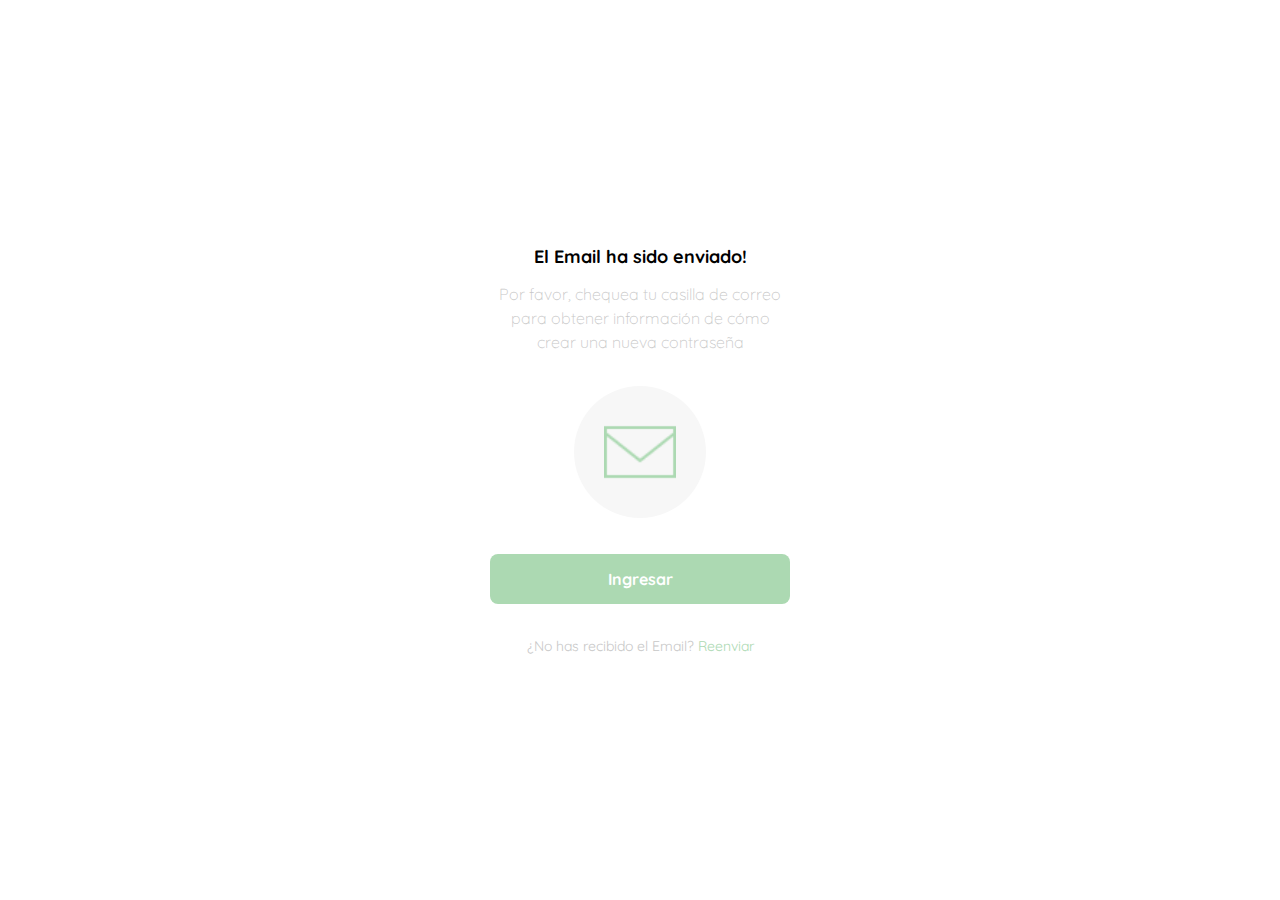
<file: 03PracticoFrontend/emailSend.html>
<!DOCTYPE html>
<html lang="en">

<head>
    <meta charset="UTF-8">
    <meta http-equiv="X-UA-Compatible" content="IE=edge">
    <meta name="viewport" content="width=device-width, initial-scale=1.0">
    <title>Curso Practico Frontend Dev - Inicio Sesion</title>
    <link rel="stylesheet" href="css/main.css">
    <link href="https://fonts.googleapis.com/css2?family=Quicksand:wght@400;500;700&display=swap" rel="stylesheet">
</head>

<body>
    <div class="login">
        <div class="form-container">
            <img src="images/logo-cat.png" alt="logo" class="logo">

            <h1 class="title">El Email ha sido enviado!</h1>
            <p class="subtitle">Por favor, chequea tu casilla de correo para obtener información de cómo crear una nueva contraseña</p>

            <div class="email-image">
                <img src="images/email.png" alt="">
            </div>

            <button class="primary-button login-button">Ingresar</button>

            <p class="resend">
                <span>¿No has recibido el Email?</span>
                <a href="">Reenviar</a>
            </p>

        </div>
    </div>

</body>

</html>
</file>
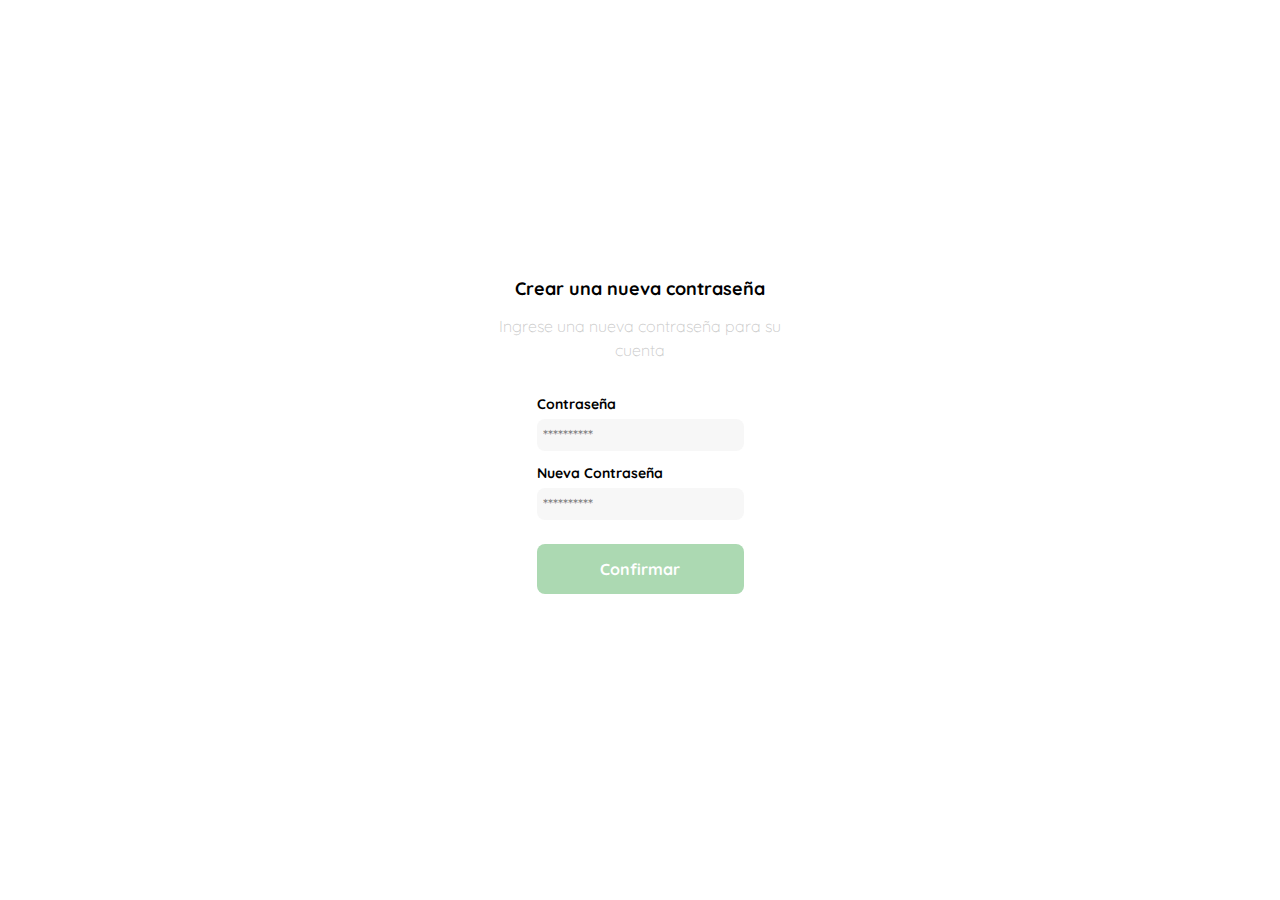
<file: 03PracticoFrontend/login-Password.html>
<!DOCTYPE html>
<html lang="en">

<head>
    <meta charset="UTF-8">
    <meta http-equiv="X-UA-Compatible" content="IE=edge">
    <meta name="viewport" content="width=device-width, initial-scale=1.0">
    <title>Curso Practico Frontend Dev - Inicio Sesion</title>
    <link rel="stylesheet" href="css/main.css">
    <link href="https://fonts.googleapis.com/css2?family=Quicksand:wght@400;500;700&display=swap" rel="stylesheet">
</head>

<body>
    <div class="login">
        <div class="form-container">
            <img src="images/logo-cat.png" alt="logo" class="logo">

            <h1 class="title">Crear una nueva contraseña</h1>
            <p class="subtitle">Ingrese una nueva contraseña para su cuenta</p>

            <form action="" class="form">
                <label for="password" class="label">Contraseña</label>
                <input type="password" name="" id="password" placeholder="**********" class="input input-password">


                <label for="new-password" class="label">Nueva Contraseña</label>
                <input type="password" name="" id="new-password" placeholder="**********" class="input input-password">

                <input type="submit" value="Confirmar" class="primary-button login-button">
            </form>
        </div>
    </div>

</body>

</html>
</file>
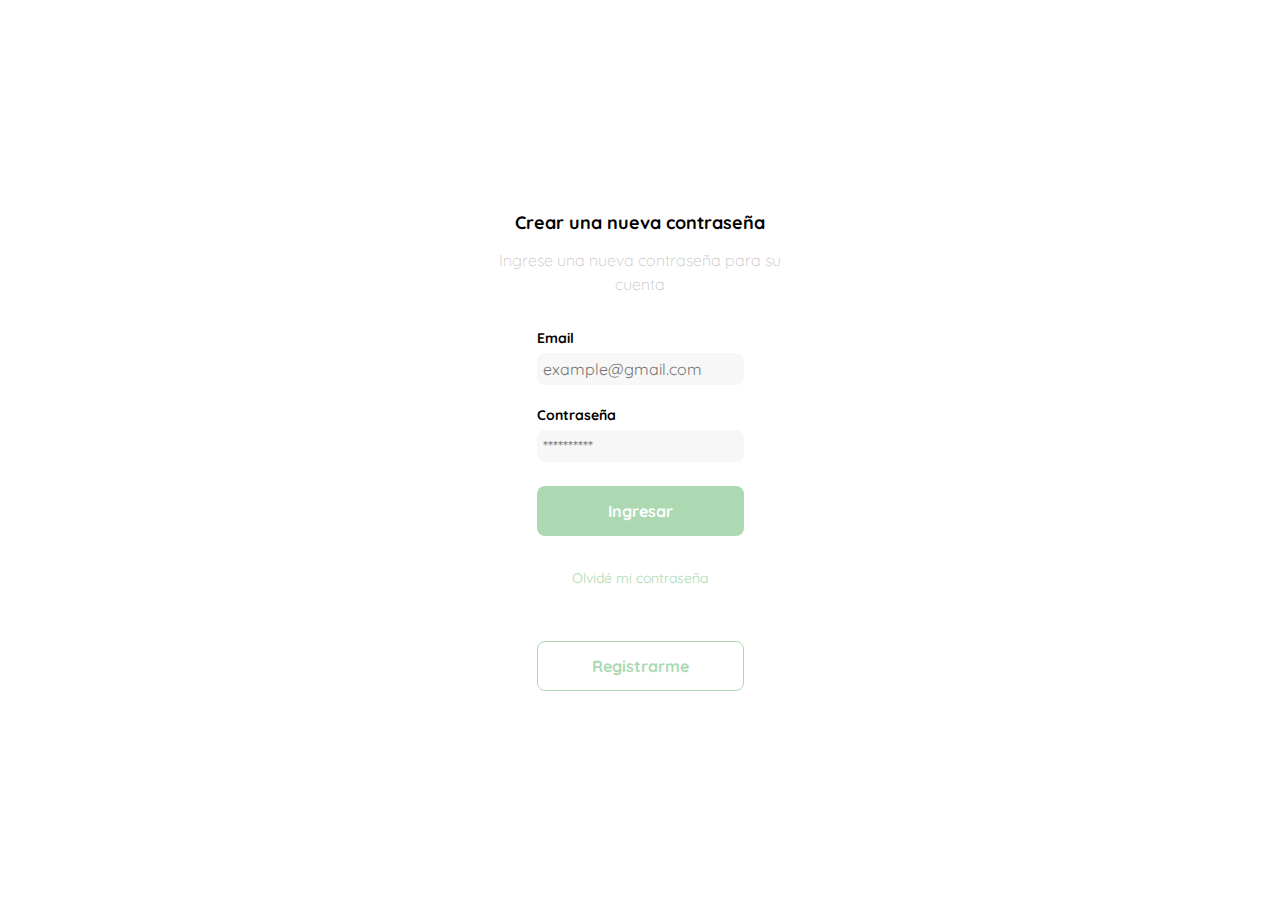
<file: 03PracticoFrontend/login.html>
<!DOCTYPE html>
<html lang="en">

<head>
    <meta charset="UTF-8">
    <meta http-equiv="X-UA-Compatible" content="IE=edge">
    <meta name="viewport" content="width=device-width, initial-scale=1.0">
    <title>Curso Practico Frontend Dev - Inicio Sesion</title>
    <link rel="stylesheet" href="css/main.css">
    <link href="https://fonts.googleapis.com/css2?family=Quicksand:wght@400;500;700&display=swap" rel="stylesheet">
</head>

<body>
    <div class="login">
        <div class="form-container">
            <img src="images/logo-cat.png" alt="logo" class="logo">

            <h1 class="title">Crear una nueva contraseña</h1>
            <p class="subtitle">Ingrese una nueva contraseña para su cuenta</p>

            <form action="" class="form">

                <label for="email" class="label">Email</label>
                <input type="email" name="email" id="email" placeholder="example@gmail.com" class="input input-email">

                <label for="password" class="label">Contraseña</label>
                <input type="password" name="" id="password" placeholder="**********" class="input input-password">

                <input type="submit" value="Ingresar" class="primary-button login-button">


                <a href="">Olvidé mi contraseña</a>

                <button class="secondary-button singup-button">Registrarme</button>

            </form>

        </div>
    </div>

</body>

</html>
</file>
<file: 03PracticoFrontend/css/main.css>
/* Box sizing rules */
*,
*::before,
*::after {
    box-sizing: border-box;
}

/* Remove default margin */
body,
h1,
h2,
h3,
h4,
p,
figure,
blockquote,
dl,
dd {
    margin: 0;
}

/* Avoid text overflows */
p,
h1,
h2,
h3,
h4,
h5,
h6 {
    overflow-wrap: break-word;
    hyphens: auto;
}

/* Remove list styles on ul, ol elements with a list role, which suggests default styling will be removed */
ul[role="list"],
ol[role="list"] {
    list-style: none;
}

/* Set core root defaults */
html:focus-within {
    scroll-behavior: smooth;
}

/* Set core body defaults */
body {
    min-height: 100vh;
    line-height: 1.5;
}

/* A elements that don't have a class get default styles */
a:not([class]) {
    text-decoration-skip-ink: auto;
}

/* Make images easier to work with */
img,
picture {
    max-width: 100%;
    display: block;
}

/* Inherit fonts for inputs and buttons */
input,
button,
textarea,
select {
    font: inherit;
}

/* Scroll margin allowance above anchor links */
/* @link https://developer.mozilla.org/en-US/docs/Web/CSS/:target */
:target {
    scroll-margin-top: 2rem;
}

/* Scroll margin allowance below focused elements
to ensure they are clearly in view */
:focus {
    scroll-margin-bottom: 8vh;
}


/* Remove all animations and transitions for people that prefer not to see them */
@media (prefers-reduced-motion: reduce) {
    html:focus-within {
        scroll-behavior: auto;
    }

    *,
    *::before,
    *::after {
        animation-duration: 0.01ms !important;
        animation-iteration-count: 1 !important;
        transition-duration: 0.01ms !important;
        scroll-behavior: auto !important;
    }
}

/* Global Style */



:root {
    --white: #FFFFFF;
    --black: #000000;
    --very-light-pink: #C7C7C7;
    --text-input-field: #F7F7F7;
    --hospital-green: #ACD9B2;
    --sm: 14px;
    --md: 16px;
    --lg: 18px;
}

@import url('https://fonts.googleapis.com/css2?family=Quicksand:wght@400;500;700&display=swap');

body {
    font-family: 'Quicksand', sans-serif;
}

/* Create Password */

.login {
    width: 100%;
    height: 100vh;
    display: grid;
    place-items: center;
}

.form-container {
    display: grid;
    grid-template-rows: auto 1fr auto;
    width: 300px;
    justify-items: center;
}

.logo {
    width: 150px;
    margin-bottom: 50px;
    justify-self: center;
    display: none;
}

.title {
    font-size: var(--lg);
    margin-bottom: 12px;
    text-align: center;
}

.subtitle {
    color: var(--very-light-pink);
    font-size: var(--md);
    font-weight: 300;
    margin-top: 0;
    margin-bottom: 32px;
    text-align: center;
}

.form{
    display: flex;
    flex-direction: column;
}

.form a {
    color: var(--hospital-green);
    font-size: var(--sm);
    text-align: center;
    text-decoration: none;
    margin-bottom: 52px;
}

.label {
    font-size: var(--sm);
    font-weight: bold;
    margin-bottom: 4px;
}

.input {
    background-color: var(--text-input-field);
    border: none;
    border-radius: 8px;
    height: 32px;
    font-size: var(--md);
    padding: 6px;
    margin-bottom: 12px;
}

.input-email {
    margin-bottom: 20px;
}


.primary-button {
    background-color: var(--hospital-green);
    border-radius: 8px;
    border: none ;
    color: var(--white);
    width: 100%;
    height: 50px;
    cursor: pointer;
    font-size: var(--md);
    font-weight: bold;
}

.secondary-button {
    background-color:var(--white);
    border-radius: 8px;
    border: 1px solid var(--hospital-green) ;
    color: var(--hospital-green);
    width: 100%;
    height: 50px;
    cursor: pointer;
    font-size: var(--md);
    font-weight: bold;
}

.login-button{
    margin-top: 12px;
    margin-bottom: 32px;
}

@media (max-width: 640px) {
    .logo{
        display: block;
    }

    /* Sing Up Button */

    .secondary-button {
        margin-top: 52px;
    }
}


/* Email Send */



.email-image img{
    width: 72px;
}

.email-image {
    width: 132px;
    height: 132px;
    border-radius: 50%;
    background-color: var(--text-input-field);
    display: flex;
    justify-content: center;
    align-items: center;
    margin-bottom: 24px;
}

.resend{
    font-size: var(--sm);
}

.resend span {
    color: var(--very-light-pink);
}

.resend a {
    color: var(--hospital-green);
    text-decoration: none;
}
</file>
